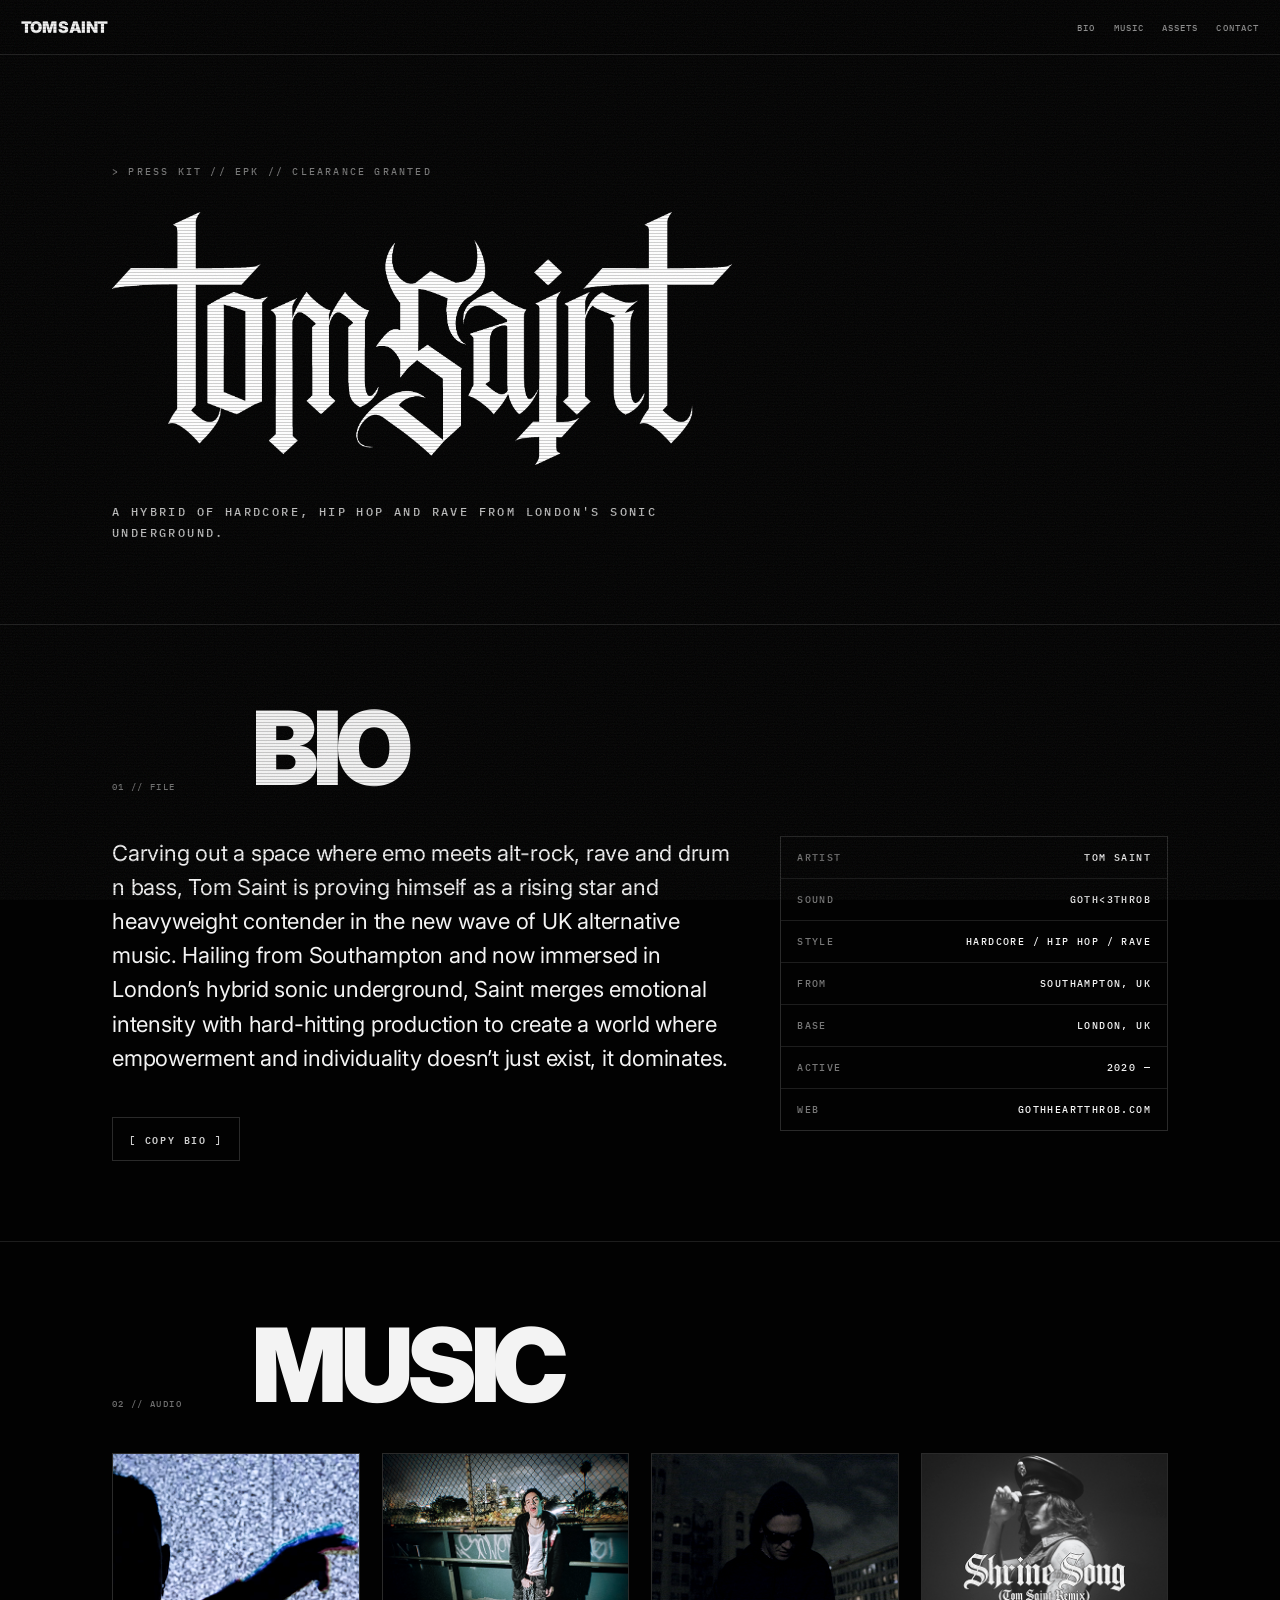
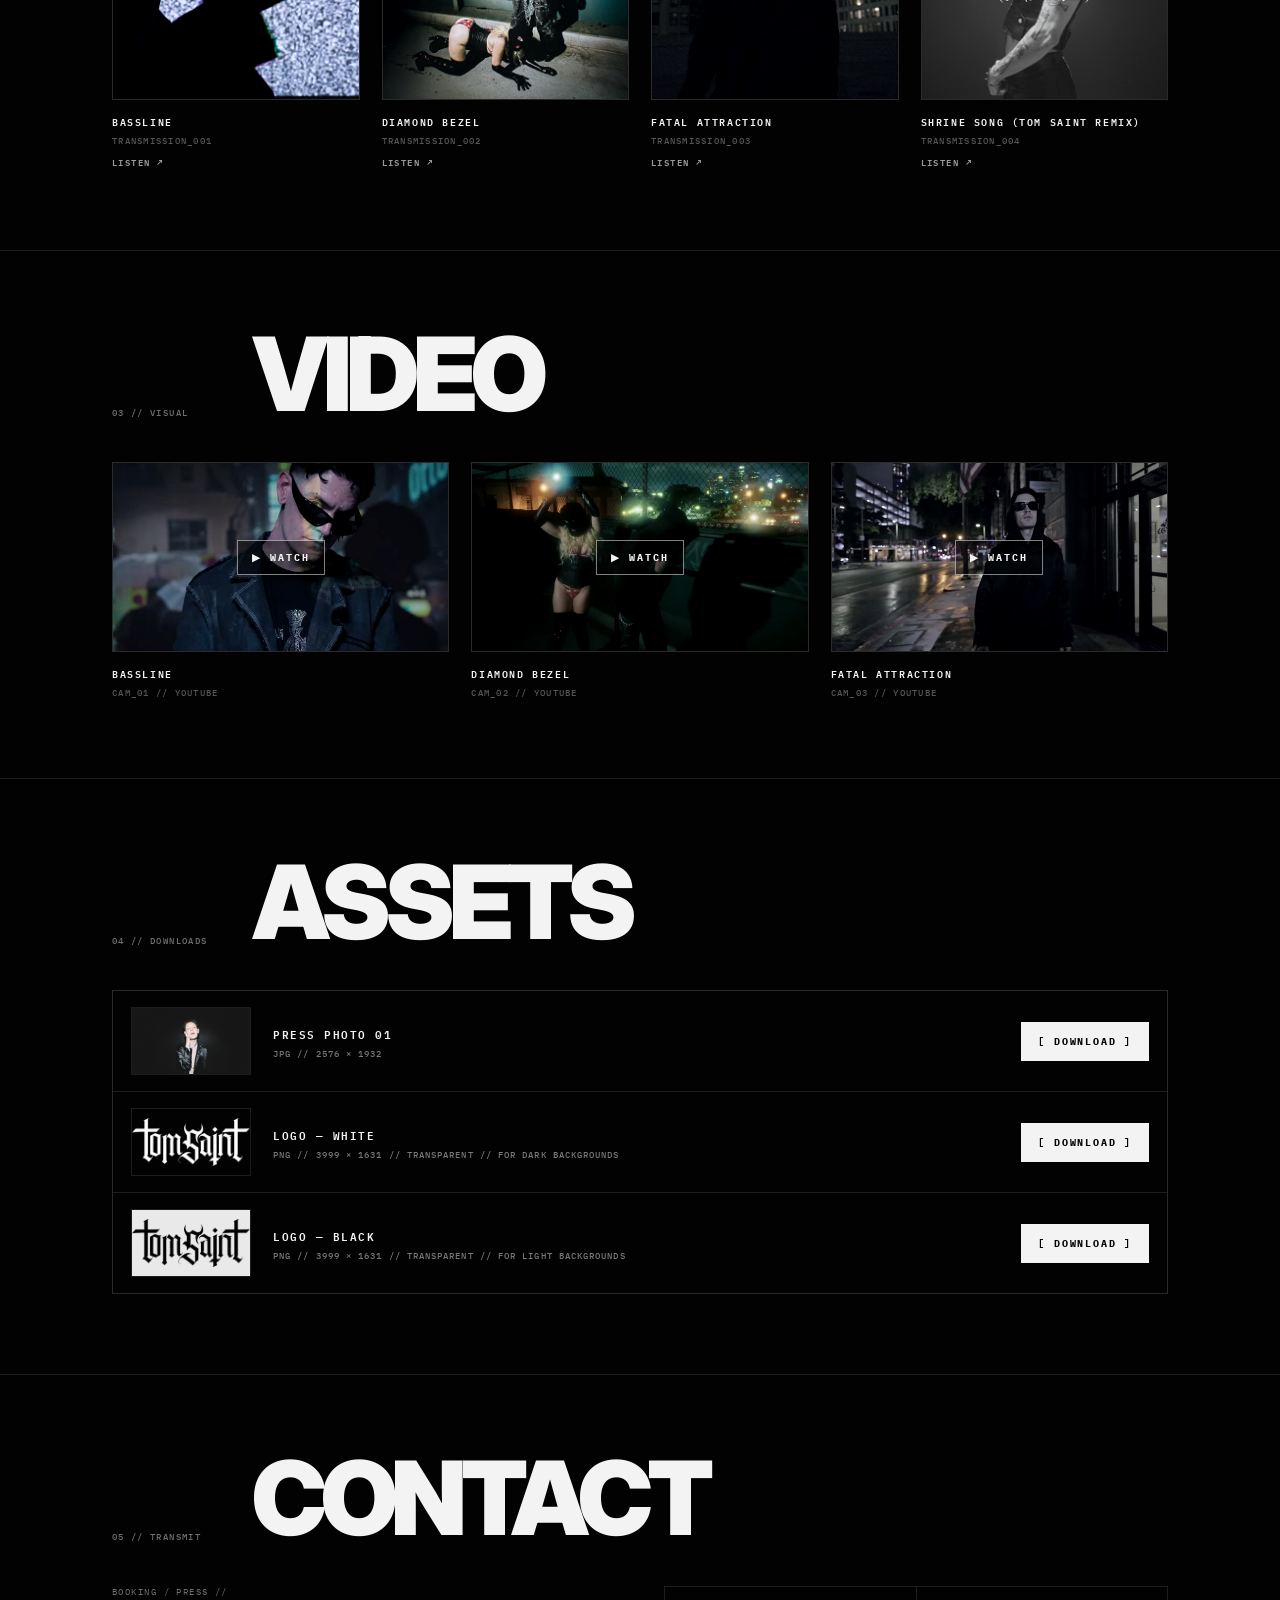
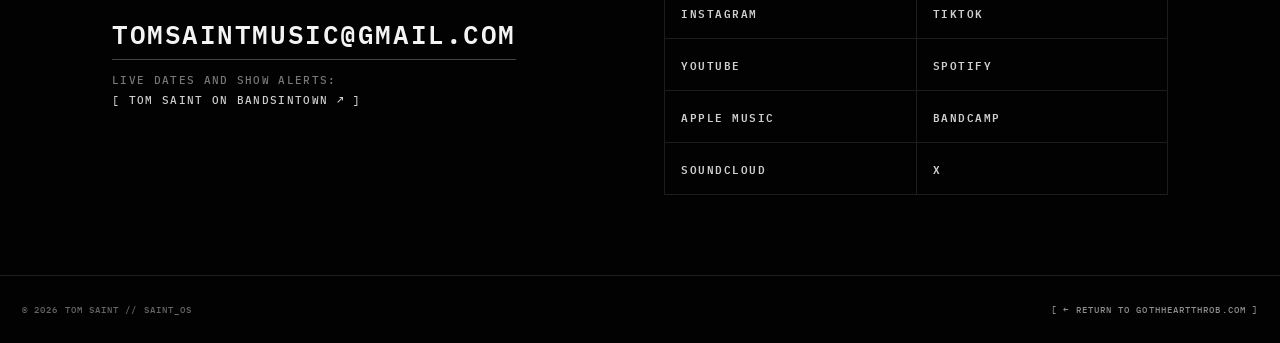
<file: press.html>
<!doctype html>
<html lang="en">
<head>
  <meta charset="utf-8">
  <meta name="viewport" content="width=device-width,initial-scale=1">
  <meta name="theme-color" content="#000000">
  <title>TOM SAINT — PRESS KIT</title>
  <meta name="description" content="Tom Saint press kit: bio, music, video, press photos, logos and booking contact.">

  <link rel="icon" href="assets/favicon.ico" sizes="any">
  <link rel="icon" type="image/png" sizes="32x32" href="assets/favicon-32.png">
  <link rel="apple-touch-icon" href="assets/apple-touch-icon.png">

  <meta property="og:type" content="website">
  <meta property="og:site_name" content="Tom Saint">
  <meta property="og:url" content="https://gothheartthrob.com/press">
  <meta property="og:title" content="TOM SAINT — PRESS KIT">
  <meta property="og:description" content="Bio, music, video, press photos, logos and booking contact.">
  <meta property="og:image" content="https://gothheartthrob.com/assets/share-image.jpg">
  <meta name="twitter:card" content="summary_large_image">
  <link rel="canonical" href="https://gothheartthrob.com/press">

  <link rel="preconnect" href="https://fonts.googleapis.com">
  <link rel="preconnect" href="https://fonts.gstatic.com" crossorigin>
  <link rel="stylesheet" href="https://fonts.googleapis.com/css2?family=IBM+Plex+Mono:wght@400;500;600;700&family=Inter:wght@400;600;800;900&display=swap">

  <style>
    :root{--bg:#020202;--fg:#f3f3f3;--muted:#777;--dim:#555;--line:#1d1d1d;--line2:#2a2a2a;--red:#c70d0d}
    *{box-sizing:border-box}
    html{background:var(--bg);scroll-behavior:smooth}
    body{margin:0;background:var(--bg);color:var(--fg);font-family:Inter,Arial,sans-serif;-webkit-font-smoothing:antialiased;-webkit-tap-highlight-color:transparent}
    a{color:inherit;text-decoration:none}
    img{display:block;max-width:100%}
    .mono{font-family:"IBM Plex Mono",monospace}

    /* film grain + scanlines, like the main site */
    body:before{content:"";position:fixed;inset:0;pointer-events:none;z-index:50;opacity:.07;background-image:url("data:image/svg+xml;utf8,<svg xmlns='http://www.w3.org/2000/svg' width='160' height='160'><filter id='n'><feTurbulence type='fractalNoise' baseFrequency='.9' numOctaves='2' stitchTiles='stitch'/></filter><rect width='100%' height='100%' filter='url(%23n)'/></svg>")}
    body:after{content:"";position:fixed;inset:0;pointer-events:none;z-index:51;background:repeating-linear-gradient(to bottom,rgba(0,0,0,0) 0 2px,rgba(0,0,0,.18) 2px 3px)}

    .top{position:sticky;top:0;z-index:40;display:flex;justify-content:space-between;align-items:center;padding:17px 21px;background:linear-gradient(to bottom,rgba(2,2,2,.96),rgba(2,2,2,.75));backdrop-filter:blur(6px);-webkit-backdrop-filter:blur(6px);border-bottom:1px solid var(--line)}
    .top .logo{font-weight:900;letter-spacing:-.04em}
    .top nav{display:flex;gap:18px}
    .top nav a,.back{font:500 9px "IBM Plex Mono",monospace;letter-spacing:.12em;color:#8d8d8d}
    .top nav a:hover,.back:hover{color:var(--fg)}

    .wrap{max-width:1100px;margin:0 auto;padding:0 22px}

    .hero{padding:110px 0 80px;border-bottom:1px solid var(--line)}
    .hero .label{font:500 10px "IBM Plex Mono",monospace;letter-spacing:.22em;color:var(--muted);margin-bottom:34px}
    .hero img{width:min(620px,88%);margin:0 0 36px}
    .hero h1{margin:0;font:500 12px "IBM Plex Mono",monospace;letter-spacing:.2em;color:#bdbdbd;line-height:1.8;max-width:640px}
    .hero h1 b{color:var(--fg);font-weight:600}

    section{padding:80px 0;border-bottom:1px solid var(--line)}
    .sec-title{display:grid;grid-template-columns:120px 1fr;align-items:end;gap:20px;margin-bottom:44px}
    .sec-title div{font:500 9px "IBM Plex Mono",monospace;letter-spacing:.15em;color:#6f6f6f}
    .sec-title h2{margin:0;font-weight:900;font-size:clamp(44px,8vw,110px);letter-spacing:-.06em;line-height:.85}

    .bio{display:grid;grid-template-columns:minmax(0,1.6fr) minmax(0,1fr);gap:48px}
    .bio p{margin:0 0 20px;font-size:18px;line-height:1.6;color:#d6d6d6}
    .bio p:first-child{font-size:22px;color:var(--fg);font-weight:400;letter-spacing:-.01em;line-height:1.55}
    .facts{border:1px solid var(--line2);align-self:start;margin:0}
    .facts div{display:flex;justify-content:space-between;gap:16px;padding:14px 16px;border-bottom:1px solid var(--line);font:500 10px "IBM Plex Mono",monospace;letter-spacing:.14em}
    .facts div:last-child{border-bottom:0}
    .facts dt,.facts span:first-child{color:var(--muted)}
    .facts span:last-child{color:var(--fg);text-align:right}
    .copy-btn{margin-top:22px;background:none;border:1px solid var(--line2);color:#cfcfcf;font:600 10px "IBM Plex Mono",monospace;letter-spacing:.18em;padding:12px 16px;cursor:pointer}
    .copy-btn:hover{border-color:var(--fg);color:var(--fg)}

    .grid4{display:grid;grid-template-columns:repeat(4,minmax(0,1fr));gap:22px}
    .grid3{display:grid;grid-template-columns:repeat(3,minmax(0,1fr));gap:22px}
    .card{display:block}
    .card .img{border:1px solid var(--line2);overflow:hidden;background:#0a0a0a;aspect-ratio:1}
    .card .img img{width:100%;height:100%;object-fit:cover;filter:grayscale(.15) contrast(1.05);transition:transform .4s,filter .4s}
    .card b{display:block;margin-top:12px;font:600 10px "IBM Plex Mono",monospace;letter-spacing:.16em}
    .card span{display:block;margin-top:5px;font:500 9px "IBM Plex Mono",monospace;letter-spacing:.14em;color:var(--dim)}
    .card i{display:block;margin-top:8px;font:600 9px "IBM Plex Mono",monospace;font-style:normal;letter-spacing:.16em;color:#9a9a9a}
    .vid .img{aspect-ratio:16/9;display:grid;place-items:center;position:relative}
    .vid .img:after{content:"▶  WATCH";position:absolute;font:700 10px "IBM Plex Mono",monospace;letter-spacing:.2em;color:var(--fg);padding:10px 14px;border:1px solid rgba(255,255,255,.5);background:rgba(0,0,0,.45)}
    @media (hover:hover){
      .card:hover .img img{transform:scale(1.04);filter:grayscale(0) contrast(1.1)}
      .card:hover i{color:var(--red)}
    }

    .assets{border:1px solid var(--line2)}
    .asset{display:grid;grid-template-columns:120px minmax(0,1fr) auto;align-items:center;gap:22px;padding:16px 18px;border-bottom:1px solid var(--line)}
    .asset:last-child{border-bottom:0}
    .asset .thumb{height:68px;display:grid;place-items:center;border:1px solid var(--line);overflow:hidden}
    .asset .thumb img{max-height:100%;object-fit:contain}
    .asset .thumb.light{background:#e9e9e9}
    .asset .thumb.photo img{width:100%;height:100%;object-fit:cover}
    .asset b{display:block;font:600 11px "IBM Plex Mono",monospace;letter-spacing:.14em}
    .asset span{display:block;margin-top:5px;font:500 9px "IBM Plex Mono",monospace;letter-spacing:.12em;color:var(--muted)}
    .dl{font:700 10px "IBM Plex Mono",monospace;letter-spacing:.18em;padding:12px 16px;border:1px solid #f3f3f3;background:#f3f3f3;color:#020202;white-space:nowrap}
    .dl:active{background:var(--red);border-color:var(--red);color:#fff}
    @media (hover:hover){.dl:hover{background:var(--red);border-color:var(--red);color:#fff}}

    .contact{display:grid;grid-template-columns:minmax(0,1fr) minmax(0,1fr);gap:48px}
    .contact .big{font:600 clamp(16px,2.4vw,26px) "IBM Plex Mono",monospace;letter-spacing:.06em;color:var(--fg);border-bottom:1px solid #444;padding-bottom:6px;word-break:break-all}
    .contact .big:hover{border-color:var(--red)}
    .contact p{font:500 11px "IBM Plex Mono",monospace;letter-spacing:.12em;color:var(--muted);line-height:1.8;margin:18px 0 0}
    .links{display:grid;grid-template-columns:repeat(2,minmax(0,1fr));border-top:1px solid var(--line);border-left:1px solid var(--line)}
    .links a{padding:16px;border-right:1px solid var(--line);border-bottom:1px solid var(--line);font:600 11px "IBM Plex Mono",monospace;letter-spacing:.14em;color:#cfcfcf}
    .links a:active{background:#f3f3f3;color:#020202}
    @media (hover:hover){.links a:hover{background:#f3f3f3;color:#020202}}

    footer{display:flex;justify-content:space-between;gap:10px;padding:28px 22px;font:500 9px "IBM Plex Mono",monospace;color:#666;letter-spacing:.12em}

    @media (max-width:800px){
      .top{padding:14px}
      .top nav{gap:12px}
      .hero{padding:72px 0 56px}
      section{padding:60px 0}
      .sec-title{grid-template-columns:1fr;gap:10px;margin-bottom:30px}
      .bio,.contact{grid-template-columns:1fr;gap:32px}
      .bio p{font-size:16px}.bio p:first-child{font-size:18px}
      .grid4{grid-template-columns:repeat(2,minmax(0,1fr));gap:18px 12px}
      .grid3{grid-template-columns:1fr;gap:20px}
      .asset{grid-template-columns:72px minmax(0,1fr);gap:14px}
      .asset .thumb{height:56px}
      .asset .dl{grid-column:1 / -1;text-align:center}
      footer{flex-direction:column}
    }
  </style>
</head>
<body>

  <header class="top">
    <a href="index.html" class="logo">TOM SAINT</a>
    <nav>
      <a href="#bio">BIO</a>
      <a href="#music">MUSIC</a>
      <a href="#assets">ASSETS</a>
      <a href="#contact">CONTACT</a>
    </nav>
  </header>

  <main>

    <div class="hero">
      <div class="wrap">
        <div class="label">&gt; PRESS KIT // EPK // CLEARANCE GRANTED</div>
        <img src="assets/press/tomsaint-logo-white.png" alt="Tom Saint">
        <h1>A HYBRID OF HARDCORE, HIP HOP AND RAVE FROM LONDON'S SONIC UNDERGROUND.</h1>
      </div>
    </div>

    <!-- 01 BIO -->
    <section id="bio">
      <div class="wrap">
        <div class="sec-title">
          <div>01 // FILE</div>
          <h2>BIO</h2>
        </div>

        <div class="bio">
          <div id="bioText">
            <p>Carving out a space where emo meets alt-rock, rave and drum n bass, Tom Saint is proving himself as a rising star and heavyweight contender in the new wave of UK alternative music. Hailing from Southampton and now immersed in London’s hybrid sonic underground, Saint merges emotional intensity with hard-hitting production to create a world where empowerment and individuality doesn’t just exist, it dominates.</p>
            <button class="copy-btn" id="copyBio" type="button">[ COPY BIO ]</button>
          </div>

          <dl class="facts">
            <div><span>ARTIST</span><span>TOM SAINT</span></div>
            <div><span>SOUND</span><span>GOTH&lt;3THROB</span></div>
            <div><span>STYLE</span><span>HARDCORE / HIP HOP / RAVE</span></div>
            <div><span>FROM</span><span>SOUTHAMPTON, UK</span></div>
            <div><span>BASE</span><span>LONDON, UK</span></div>
            <div><span>ACTIVE</span><span>2020 —</span></div>
            <div><span>WEB</span><span>GOTHHEARTTHROB.COM</span></div>
          </dl>
        </div>
      </div>
    </section>

    <!-- 02 MUSIC -->
    <section id="music">
      <div class="wrap">
        <div class="sec-title">
          <div>02 // AUDIO</div>
          <h2>MUSIC</h2>
        </div>

        <div class="grid4">
          <a class="card" href="https://arsontheory.vyd.co/TomSaintBassline" target="_blank" rel="noopener">
            <div class="img"><img src="assets/bassline.jpg" alt="Bassline artwork" loading="lazy"></div>
            <b>BASSLINE</b><span>TRANSMISSION_001</span><i>LISTEN ↗</i>
          </a>
          <a class="card" href="https://arsontheory.vyd.co/DiamondBezel" target="_blank" rel="noopener">
            <div class="img"><img src="assets/diamondbezel.jpg" alt="Diamond Bezel artwork" loading="lazy"></div>
            <b>DIAMOND BEZEL</b><span>TRANSMISSION_002</span><i>LISTEN ↗</i>
          </a>
          <a class="card" href="https://song.link/https://open.spotify.com/track/6ivNTSiFCtyjecm4nGHIjL" target="_blank" rel="noopener">
            <div class="img"><img src="assets/fatalattraction.jpg" alt="Fatal Attraction artwork" loading="lazy"></div>
            <b>FATAL ATTRACTION</b><span>TRANSMISSION_003</span><i>LISTEN ↗</i>
          </a>
          <a class="card" href="https://song.link/https://open.spotify.com/track/2grrPOsTWO76lfotjYRg3S" target="_blank" rel="noopener">
            <div class="img"><img src="assets/shrinesong.jpg" alt="Shrine Song (Tom Saint Remix) artwork" loading="lazy"></div>
            <b>SHRINE SONG (TOM SAINT REMIX)</b><span>TRANSMISSION_004</span><i>LISTEN ↗</i>
          </a>
        </div>
      </div>
    </section>

    <!-- 03 VIDEO -->
    <section id="video">
      <div class="wrap">
        <div class="sec-title">
          <div>03 // VISUAL</div>
          <h2>VIDEO</h2>
        </div>

        <div class="grid3">
          <a class="card vid" href="https://youtu.be/O2lzdsrgJ1w" target="_blank" rel="noopener">
            <div class="img"><img src="assets/film-1-poster.jpg" alt="Bassline video still" loading="lazy"></div>
            <b>BASSLINE</b><span>CAM_01 // YOUTUBE</span>
          </a>
          <a class="card vid" href="https://www.youtube.com/watch?v=FEVT5XSpIxI" target="_blank" rel="noopener">
            <div class="img"><img src="assets/film-2-poster.jpg" alt="Diamond Bezel video still" loading="lazy"></div>
            <b>DIAMOND BEZEL</b><span>CAM_02 // YOUTUBE</span>
          </a>
          <a class="card vid" href="https://www.youtube.com/watch?v=K3fxjzf5xRo" target="_blank" rel="noopener">
            <div class="img"><img src="assets/film-3-poster.jpg" alt="Fatal Attraction video still" loading="lazy"></div>
            <b>FATAL ATTRACTION</b><span>CAM_03 // YOUTUBE</span>
          </a>
        </div>
      </div>
    </section>

    <!-- 04 ASSETS -->
    <section id="assets">
      <div class="wrap">
        <div class="sec-title">
          <div>04 // DOWNLOADS</div>
          <h2>ASSETS</h2>
        </div>

        <div class="assets">
          <div class="asset">
            <div class="thumb photo"><img src="assets/press/tomsaint-press-photo-01.jpg" alt="Tom Saint press photo: black satin shirt, dark background" loading="lazy"></div>
            <div><b>PRESS PHOTO 01</b><span>JPG // 2576 × 1932</span></div>
            <a class="dl" href="assets/press/tomsaint-press-photo-01.jpg" download>[ DOWNLOAD ]</a>
          </div>
          <div class="asset">
            <div class="thumb"><img src="assets/press/tomsaint-logo-white.png" alt="Tom Saint logo, white" loading="lazy"></div>
            <div><b>LOGO — WHITE</b><span>PNG // 3999 × 1631 // TRANSPARENT // FOR DARK BACKGROUNDS</span></div>
            <a class="dl" href="assets/press/tomsaint-logo-white.png" download>[ DOWNLOAD ]</a>
          </div>
          <div class="asset">
            <div class="thumb light"><img src="assets/press/tomsaint-logo-black.png" alt="Tom Saint logo, black" loading="lazy"></div>
            <div><b>LOGO — BLACK</b><span>PNG // 3999 × 1631 // TRANSPARENT // FOR LIGHT BACKGROUNDS</span></div>
            <a class="dl" href="assets/press/tomsaint-logo-black.png" download>[ DOWNLOAD ]</a>
          </div>
        </div>
      </div>
    </section>

    <!-- 05 CONTACT -->
    <section id="contact">
      <div class="wrap">
        <div class="sec-title">
          <div>05 // TRANSMIT</div>
          <h2>CONTACT</h2>
        </div>

        <div class="contact">
          <div>
            <div class="mono" style="font-size:9px;letter-spacing:.16em;color:#6f6f6f;margin-bottom:16px">BOOKING / PRESS //</div>
            <a id="contactEmail" class="big" href="#contact" data-user="tomsaintmusic" data-domain="gmail.com">[ ENABLE JAVASCRIPT ]</a>
            <p>LIVE DATES AND SHOW ALERTS:<br><a href="https://www.bandsintown.com/a/15674764" target="_blank" rel="noopener" style="color:#cfcfcf">[ TOM SAINT ON BANDSINTOWN ↗ ]</a></p>
          </div>

          <nav class="links" aria-label="Tom Saint on other platforms">
            <a href="https://www.instagram.com/tomsaintxo/" target="_blank" rel="noopener">INSTAGRAM</a>
            <a href="https://www.tiktok.com/@tomsaintxo" target="_blank" rel="noopener">TIKTOK</a>
            <a href="https://www.youtube.com/@tomsaintxo" target="_blank" rel="noopener">YOUTUBE</a>
            <a href="https://open.spotify.com/artist/6tatWnZ4nH8Cpivd2uXKJn" target="_blank" rel="noopener">SPOTIFY</a>
            <a href="https://music.apple.com/us/artist/tom-saint/1512234493" target="_blank" rel="noopener">APPLE MUSIC</a>
            <a href="https://tomsaint.bandcamp.com/" target="_blank" rel="noopener">BANDCAMP</a>
            <a href="https://soundcloud.com/tomsaintxo" target="_blank" rel="noopener">SOUNDCLOUD</a>
            <a href="https://x.com/tomsaintxo" target="_blank" rel="noopener">X</a>
          </nav>
        </div>
      </div>
    </section>

  </main>

  <footer>
    <span>© 2026 TOM SAINT // SAINT_OS</span>
    <a class="back" href="index.html">[ ← RETURN TO GOTHHEARTTHROB.COM ]</a>
  </footer>

  <script>
  (function () {
    // email, assembled here so spam robots can't read it from the page
    var a = document.getElementById("contactEmail");
    if (a) {
      var addr = a.dataset.user + "@" + a.dataset.domain;
      a.href = "mailto:" + addr;
      a.textContent = addr.toUpperCase();
    }

    // copy bio
    var btn = document.getElementById("copyBio");
    if (btn) btn.addEventListener("click", function () {
      var text = Array.prototype.map.call(
        document.querySelectorAll("#bioText p"),
        function (p) { return p.textContent; }
      ).join("\n\n");
      var done = function () {
        btn.textContent = "[ COPIED ]";
        setTimeout(function () { btn.textContent = "[ COPY BIO ]"; }, 1800);
      };
      if (navigator.clipboard && navigator.clipboard.writeText) {
        navigator.clipboard.writeText(text).then(done, function () {});
      }
    });
  })();
  </script>

  <!-- Visitor stats -->
  <script data-goatcounter="https://gothheartthrob.goatcounter.com/count"
          async src="//gc.zgo.at/count.js"></script>
</body>
</html>
</file>
